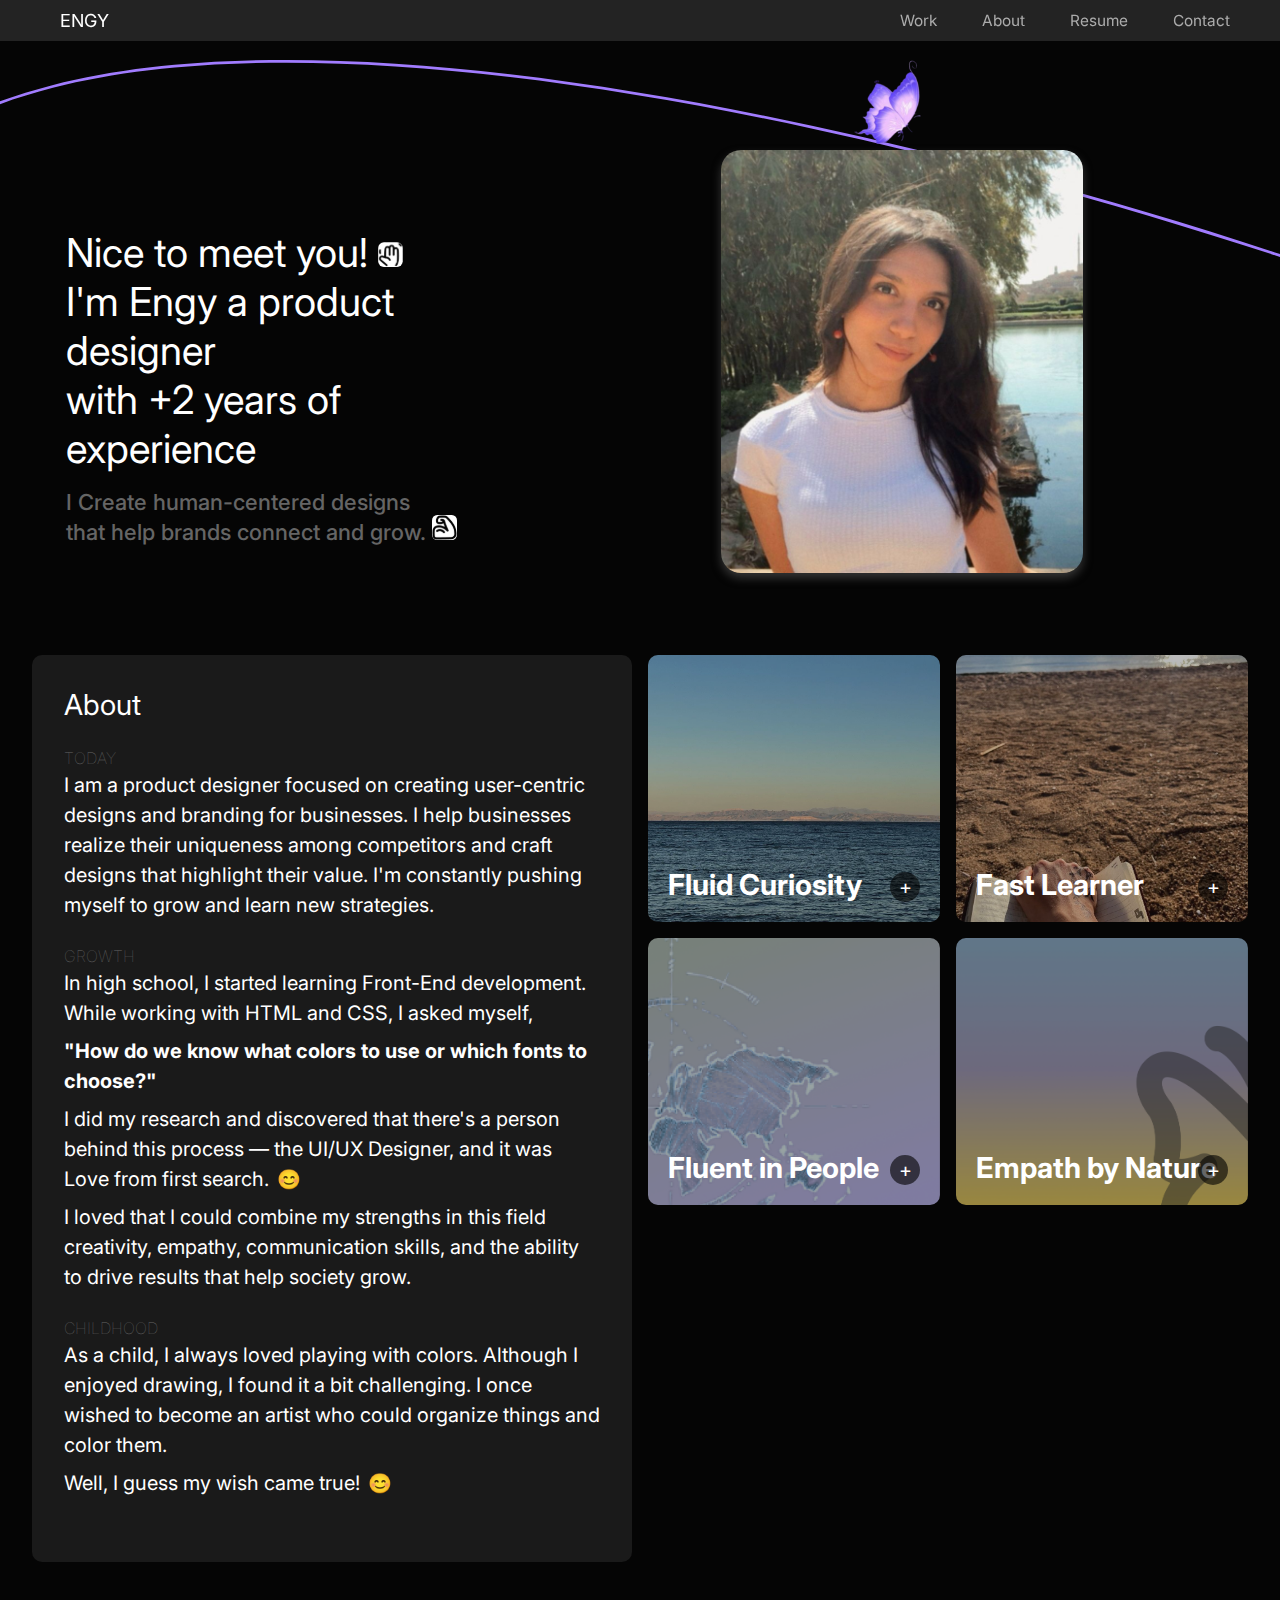
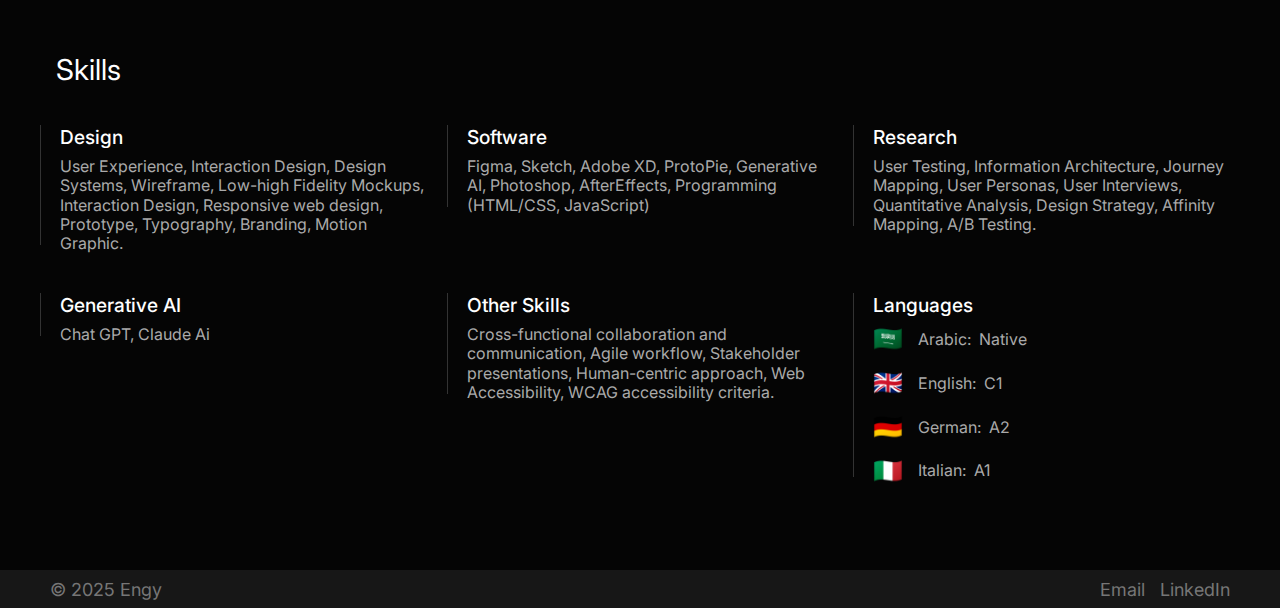
<file: about.html>
<!DOCTYPE html>
<html lang="en">
  <head>
    <meta charset="UTF-8" />
    <meta name="viewport" content="width=device-width, initial-scale=1.0" />
    <title>About- Engy</title>
    <link rel="stylesheet" href="about.css" />
    <link rel="icon" href="assets/butterfly2.png" type="image/png" />

    <link
      href="https://fonts.googleapis.com/css2?family=Inter:wght@400;500;600;700&display=swap"
      rel="stylesheet"
    />
  </head>
  <body>
    <!-- Navigation -->
    <nav class="navbar">
      <div class="navbar-container">
        <a href="index.html">
          <div class="logo">ENGY</div>
        </a>
        <div class="hamburger-menu">
          <div class="bar"></div>
          <div class="bar"></div>
          <div class="bar"></div>
        </div>
      </div>
      <div class="mobile-nav">
        <a href="index.html">Work</a>
        <a href="about.html">About</a>
        <a href="#resume">Resume</a>
        <a href="#contact">Contact</a>
      </div>
      <div class="nav-links">
        <a href="index.html">Work</a>
        <a href="about.html">About</a>
        <a href="#resume">Resume</a>
        <a href="#contact">Contact</a>
      </div>
    </nav>
    <!-- Hero Section -->
    <section class="hero-section">
      <img src="assets/Vector 3.svg" class="background-line" />
      <div class="hero-content">
        Nice to meet you!
        <img src="assets/Frame 427320377.svg" class="icon-greet" />
        <br />
        <span
          >I'm Engy a product designer<br />
          with +2 years of experience</span
        >

        <div class="description">
          I Create human-centered designs<br />
          that help brands connect and grow.
          <img src="assets/Frame 427320378.svg" class="icon-greet" />
        </div>
      </div>
      <div class="hero-visuals">
        <img
          src="assets/Ingie-img.jpeg"
          alt="Curved stroke"
          class="stroke-image"
        />
        <img src="assets/b-ico.png" alt="Butterfly" class="butterfly-image" />
      </div>
    </section>
    <!-- About Section -->
    <section class="about-section">
      <div class="about-text">
        <h2>About</h2>

        <div class="about-subsection">
          <h3>TODAY</h3>
          <p>
            I am a product designer focused on creating user-centric designs and
            branding for businesses. I help businesses realize their uniqueness
            among competitors and craft designs that highlight their value. I'm
            constantly pushing myself to grow and learn new strategies.
          </p>
        </div>

        <div class="about-subsection">
          <h3>GROWTH</h3>
          <p>
            In high school, I started learning Front-End development. While
            working with HTML and CSS, I asked myself,
          </p>
          <p class="bold-text">
            "How do we know what colors to use or which fonts to choose?"
          </p>
          <p>
            I did my research and discovered that there's a person behind this
            process — the UI/UX Designer, and it was Love from first search.
            <span class="emoji">😊</span>
          </p>
          <p>
            I loved that I could combine my strengths in this field creativity,
            empathy, communication skills, and the ability to drive results that
            help society grow.
          </p>
        </div>

        <div class="about-subsection">
          <h3>CHILDHOOD</h3>
          <p>
            As a child, I always loved playing with colors. Although I enjoyed
            drawing, I found it a bit challenging. I once wished to become an
            artist who could organize things and color them.
          </p>
          <p>Well, I guess my wish came true! <span class="emoji">😊</span></p>
        </div>
      </div>

      <div class="about-gallery">
        <div class="gallery-item">
          <img src="assets/Ocean.jpeg" alt="Fluid Curiosity" />
          <div class="gallery-item-title">Fluid Curiosity</div>
          <div class="add-button">+</div>
        </div>
        <div class="gallery-item">
          <img src="assets/journal.jpeg" alt="Fast Learner" />
          <div class="gallery-item-title">Fast Learner</div>
          <div class="add-button">+</div>
        </div>
        <div class="gallery-item">
          <img src="assets/map.png" alt="Fluent in People" />
          <div class="gallery-item-title">Fluent in People</div>
          <div class="add-button">+</div>
        </div>
        <div class="gallery-item">
          <img src="assets/flycolor.png" alt="Empath by Nature" />
          <div class="gallery-item-title">Empath by Nature</div>
          <div class="add-button">+</div>
        </div>
      </div>
    </section>
    <div class="modal-container">
      <div class="modal-content">
        <div class="modal-text"></div>
        <button class="close-modal">✕</button>
      </div>
    </div>

    <div class="skills-container">
      <h2>Skills</h2>

      <div class="skills-grid">
        <!-- Design Skills -->
        <div class="skill-category">
          <div class="category-name">Design</div>
          <div class="skill-list">
            User Experience, Interaction Design, Design Systems, Wireframe,
            Low-high Fidelity Mockups, Interaction Design, Responsive web
            design, Prototype, Typography, Branding, Motion Graphic.
          </div>
        </div>

        <!-- Software Skills -->
        <div class="skill-category">
          <div class="category-name">Software</div>
          <div class="skill-list">
            Figma, Sketch, Adobe XD, ProtoPie, Generative AI, Photoshop,
            AfterEffects, Programming (HTML/CSS, JavaScript)
          </div>
        </div>

        <!-- Research Skills -->
        <div class="skill-category">
          <div class="category-name">Research</div>
          <div class="skill-list">
            User Testing, Information Architecture, Journey Mapping, User
            Personas, User Interviews, Quantitative Analysis, Design Strategy,
            Affinity Mapping, A/B Testing.
          </div>
        </div>

        <!-- Generative AI Skills -->
        <div class="skill-category">
          <div class="category-name">Generative AI</div>
          <div class="skill-list">Chat GPT, Claude Ai</div>
        </div>

        <!-- Other Skills -->
        <div class="skill-category">
          <div class="category-name">Other Skills</div>
          <div class="skill-list">
            Cross-functional collaboration and communication, Agile workflow,
            Stakeholder presentations, Human-centric approach, Web
            Accessibility, WCAG accessibility criteria.
          </div>
        </div>

        <!-- Languages -->
        <div class="skill-category">
          <div class="category-name">Languages</div>
          <div class="skill-list">
            <div class="language-item">
              <div class="flag">🇸🇦</div>
              <div class="language-details">
                <div class="language-name">
                  Arabic: <span class="language-level">Native</span>
                </div>
              </div>
            </div>

            <div class="language-item">
              <div class="flag">🇬🇧</div>
              <div class="language-details">
                <div class="language-name">
                  English: <span class="language-level">C1</span>
                </div>
              </div>
            </div>

            <div class="language-item">
              <div class="flag">🇩🇪</div>
              <div class="language-details">
                <div class="language-name">
                  German: <span class="language-level">A2</span>
                </div>
              </div>
            </div>

            <div class="language-item">
              <div class="flag">🇮🇹</div>
              <div class="language-details">
                <div class="language-name">
                  Italian: <span class="language-level">A1</span>
                </div>
              </div>
            </div>
          </div>
        </div>
      </div>
    </div>
    <!-- Footer -->
    <footer class="footer-text">
      <p>© 2025 Engy</p>
      <div class="social-links">
        <a href="mailto:itzengymahmud@gmail.com">Email</a>
        <a href="https://www.linkedin.com/in/engy-mahmoud-804024264" target="_blank" rel="noopener noreferrer">LinkedIn</a>
      </div>
    </footer>
    <script src="about.js"></script>
  </body>
</html>
</file>
<file: about.css>
/* General Styles */

* {
  margin: 0;
  padding: 0;
  box-sizing: border-box;
}

html,
body {
  width: 100%;
  overflow-x: hidden;
}

body {
  margin: 0;
  background: rgb(5, 5, 5);
  font-family: "Inter", sans-serif;
  color: white;

  margin: 0;
  padding: 0;
  min-height: 100vh;
  height: auto;
  overflow-x: hidden; /* Prevents horizontal scroll */
}

.logo {
  font-size: 18px;
}

/* Navbar */
.navbar {
  display: flex;
  justify-content: space-between; /* Ensures the logo is on the left and links are on the right */
  align-items: center;
  position: fixed;
  top: 0;
  left: 0;
  width: 100%;
  padding: 10px 0;
  background: #262626;
  backdrop-filter: blur(5px);
  z-index: 100;
  transition: background 0.3s ease-in-out;
}

.mobile-nav {
  display: none;
}

/* Navbar container */
.navbar-container {
  width: 100%;
  max-width: 1440px;
  margin: 0 auto;
  display: flex;
  justify-content: space-between;
  align-items: center;
  padding: 0 50px; /* Ensures consistent spacing on both sides */
}

/* Nav Links */
.nav-links {
  display: flex;
  gap: 15px;
  margin-right: 50px; /* Ensures the links are aligned with the right edge */
}

.nav-links a {
  text-decoration: none;
  color: rgb(118, 118, 118);
  font-size: 0.96rem;
}

.nav-links a {
  color: #ffffff99;
  margin-left: 20px;
  text-decoration: none;
  transition: opacity 0.3s;
}

.nav-links a:hover {
  opacity: 1;
}

a {
  color: inherit; /* or any color you prefer */
  text-decoration: none; /* removes underline */
  cursor: pointer;
  padding-left: 10px;
}

.hero-section {
  position: relative;
  display: flex;
  justify-content: space-between;
  align-items: center;
  padding: 0 1rem;
  margin: 0 auto;
  margin-bottom: 50px;
}

.icon-greet {
  width: 25px;
}

.description {
  width: 100%;
  color: #656565;
  font-weight: 500;
  font-size: 22px;
  margin-top: 1rem;
}

.hero-content {
  position: relative;
  z-index: 2;
  font-family: "Inter", sans-serif;
  font-size: 40px;
  top: 100px;
  margin-left: 50px;
}

.hero-visuals {
  position: relative;
  display: flex;
  justify-content: center;
  align-items: center;
  overflow: visible; /* Allows the image to overflow */
  margin-top: 50px;
}

.stroke-image {
  height: 100%;
  width: 50%;
  margin-top: 100px;
  object-fit: contain;
  position: relative;
  border-radius: 20px;
  box-shadow: 0 5px 10px rgba(100, 100, 100, 0.5); /* Darker gray shadow */
}

.stroke-image img {
  width: 100%;
}

.butterfly-image {
  position: absolute;
  width: 130px;
  height: 100px;
  bottom: 80%;
  left: 40%;
  object-fit: contain;
  z-index: 3;
}

.background-line {
  position: absolute;
  top: 60px;
  left: -150px;
  width: 150%; /* or any size you want */
  z-index: 0; /* Send it behind */
  pointer-events: none; /* So it doesn't interfere with other elements */
}

.hero-content,
.hero-visuals {
  position: relative;
  z-index: 2; /* Keep other elements above the line */
}

.about-section {
  padding: 2rem;
  display: grid;
  grid-template-columns: 1fr 1fr;
  gap: 1rem;
  align-items: start; /* Add this line */
}

.about-text {
  grid-column: 1;
  background-color: #1a1a1a;
  padding: 2rem;
  border-radius: 10px;
}

.about-text p {
  color: white;
}

.bold-text {
  margin-bottom: 2rem;
  color: #969696;
  font-weight: 700;
  font-size: 20px;
  line-height: 40%;
}

.about-text h2 {
  font-size: 1.8rem;
  margin-bottom: 2rem;
  font-weight: 400;
  margin-left: 0;
  padding: 0;
}

.about-subsection {
  margin-bottom: 2rem;
  color: #8c8a8a;
  font-size: 20px;
  line-height: 40%;
}

.about-subsection h3 {
  color: #666;
  font-size: 1rem;
  margin-bottom: 0.5rem;
  font-weight: 100;
}

.about-subsection p {
  margin-bottom: 0.5rem;
  line-height: 1.5;
}

.about-gallery {
  grid-column: 2;
  display: grid;
  grid-template-columns: 1fr 1fr;
  grid-template-rows: 1fr 1fr; /* Change back to 1fr 1fr for equal heights */
  gap: 1rem;
  align-self: start;
  aspect-ratio: 12/11; /* Optional: controls overall gallery aspect ratio */
}

.emoji {
  font-size: 1.2rem;
  display: inline-block;
  margin-left: 0.2rem;
}

.gallery-item {
  position: relative;
  border-radius: 10px;
  overflow: hidden;
  background-color: #1a1a1a;
  transition: transform 0.3s ease;
}

.gallery-item img {
  width: 100%;
  height: 100%;
  object-fit: cover;
  transition: filter 0.3s ease;
  opacity: 70%;
}

.gallery-item-title {
  position: absolute;
  bottom: 20px;
  left: 20px;
  font-size: 1.8rem;
  font-weight: bold;
  z-index: 2;
  color: #ffffff;
}

.add-button {
  position: absolute;
  bottom: 20px;
  right: 20px;
  width: 30px;
  height: 30px;
  border-radius: 50%;
  background-color: rgba(0, 0, 0, 0.6);
  color: #fff;
  display: flex;
  justify-content: center;
  align-items: center;
  font-size: 20px;
  cursor: pointer;
  z-index: 5;
  transition: background-color 0.3s ease;
}

.add-button:hover {
  background-color: rgba(0, 0, 0, 0.8);
}

.card-overlay {
  position: absolute;
  top: 0;
  left: 0;
  width: 100%;
  height: 100%;
  background: linear-gradient(
    to bottom,
    rgba(99, 99, 99, 0.379),
    rgba(99, 99, 99, 0.385)
  );
  padding: 20px;
  display: flex;
  align-items: center;
  justify-content: center;
  opacity: 0;
  transition: opacity 0.3s ease;
  z-index: 3;
}

.card-overlay p {
  font-size: 0.97rem;
  line-height: 1.5;
  text-align: left;
  font-weight: 500;
  margin-bottom: -120px;
  padding: 10px;
  max-height: 100px; /* Adjust this value to control the overlay height */
  overflow: hidden;
  margin-right: 30px;
}

.gallery-item.expanded img {
  filter: blur(2px) brightness(0.7);
}

.modal-container {
  display: none;
}

.skills-container {
  max-width: 1200px;
  margin: 50px auto;
}

h2 {
  margin-left: 0.5rem;
  padding: 0.5rem;
  font-size: 1.8rem;
  margin-bottom: 30px;
  font-weight: 400;
}

.skills-grid {
  display: grid;
  grid-template-columns: repeat(3, 1fr);
  gap: 20px;
}

.skill-category {
  position: relative;
  padding: 0 0 0px 20px;
  margin-bottom: 20px;
}

.skill-category::before {
  content: "";
  position: absolute;
  left: 0;
  top: 0;
  width: 1px;
  height: calc(100% - 30px); /* Adjust height to match content */
  background-color: #333;
}

.category-name {
  font-size: 1.2rem;
  margin-bottom: 8px;
  font-weight: 500;
}

.skill-list {
  color: #aaa;
  line-height: 1.2;
  font-size: 16px;
}

.language-item {
  display: flex;
  align-items: center;
  margin-bottom: 15px;
}

.flag {
  margin-right: 15px;
  font-size: 24px;
}

.language-details {
  display: flex;
  justify-content: space-between;
  width: 100%;
  align-items: center;
}

.language-name {
  display: flex;
  align-items: center;
}

.language-level {
  color: #aaa;
  margin-left: 8px;
}

.stars {
  color: #aaa;
}

.filled {
  color: gold;
}

.saudi-flag {
  width: 30px;
  height: 20px;
  background-color: #006c35;
  position: relative;
  display: inline-block;
}

.saudi-flag::after {
  content: "☪";
  position: absolute;
  color: white;
  font-size: 10px;
  top: 50%;
  left: 50%;
  transform: translate(-50%, -50%);
}

.footer-text {
  color: #767676;
  font-size: 18px;
}

.social-links {
  color: #767676;
  font-size: 18px;
}

a {
  color: inherit;
  text-decoration: none;
  cursor: pointer;
  padding-left: 10px;
}

footer {
  display: flex;
  justify-content: space-between;
  padding: 8px 50px;
  border-top: 1px solid #171717;
  background-color: #171717;
  align-items: center;
}

/* Responsive Media Queries */
@media (max-width: 1024px) {
  .hero-section {
    height: auto;
    margin-bottom: 20px;
  }

  .stroke-image {
    width: 50%;
    right: 0;
  }

  .hero-content {
    width: 100%;
    margin-left: 0;
    top: 20px;
    font-size: 30px;
  }

  .description {
    width: 100%;
  }

  .hero-visuals {
    width: 100%;
    margin-top: 50px;
  }

  .about-section {
    grid-template-columns: 1fr;
  }

  .about-gallery {
    grid-column: 1;
    grid-template-columns: repeat(2, 1fr);
  }
}

@media (max-width: 768px) {
  .navbar-container {
    padding: 0 20px;
  }

  .logo {
    font-size: 16px;
    margin-left: 0;
  }

  .nav-links {
    display: none;
  }

  .hamburger-menu {
    display: flex;
    flex-direction: column;
    cursor: pointer;
  }

  .hamburger-menu .bar {
    width: 25px;
    height: 3px;
    background-color: white;
    margin: 3px 0;
    transition: 0.4s;
  }

  .mobile-nav {
    flex-direction: column;
    position: absolute;
    top: 100%;
    left: 0;
    width: 100%;
    background-color: #000;
    padding: 20px;
    z-index: 1000;
  }

  .mobile-nav a {
    color: white;
    padding: 10px 0;
    text-align: left;
  }

  .mobile-nav a:last-child {
    border-bottom: none;
  }
  .hero-section {
    padding: 3rem 2rem;
  }

  .hero-content {
    font-size: 20px;
  }

  .description {
    width: 100%;
    font-size: 24px;
  }

  .stroke-image {
    width: 100%;
    right: 0;
  }

  .about-gallery {
    grid-template-columns: 1fr;
    aspect-ratio: unset;
  }

  .skills-grid {
    grid-template-columns: 1fr;
  }

  footer {
    flex-direction: row;
    padding: 8px 20px;
    text-align: center;
  }
}

@media (max-width: 480px) {
  .hero-section {
    display: flex;
    flex-direction: column;
    height: auto;
    margin-bottom: 100px;
  }

  .stroke-image {
    width: 100%;
    right: 0;
  }

  .hero-content {
    width: 100%;
    margin-left: 0;
    margin-top: 4rem;
    top: 0;
    font-size: 18px;
  }

  .description {
    width: 100%;
    font-size: 18px;
  }

  .butterfly-image {
    left: 35%;
    bottom: 75%;
  }

  .icon-greet {
    width: 25px;
    padding-top: 2px;
  }

  .hero-visuals {
    width: 100%;
    margin-top: 50px;
  }

  .about-section {
    grid-template-columns: 1fr;
  }

  .about-text p {
    font-size: 16px;
  }

  .about-gallery {
    grid-column: 1;
    grid-template-columns: repeat(1, 1fr);
  }

  footer {
    flex-direction: row;
  }
}
</file>
